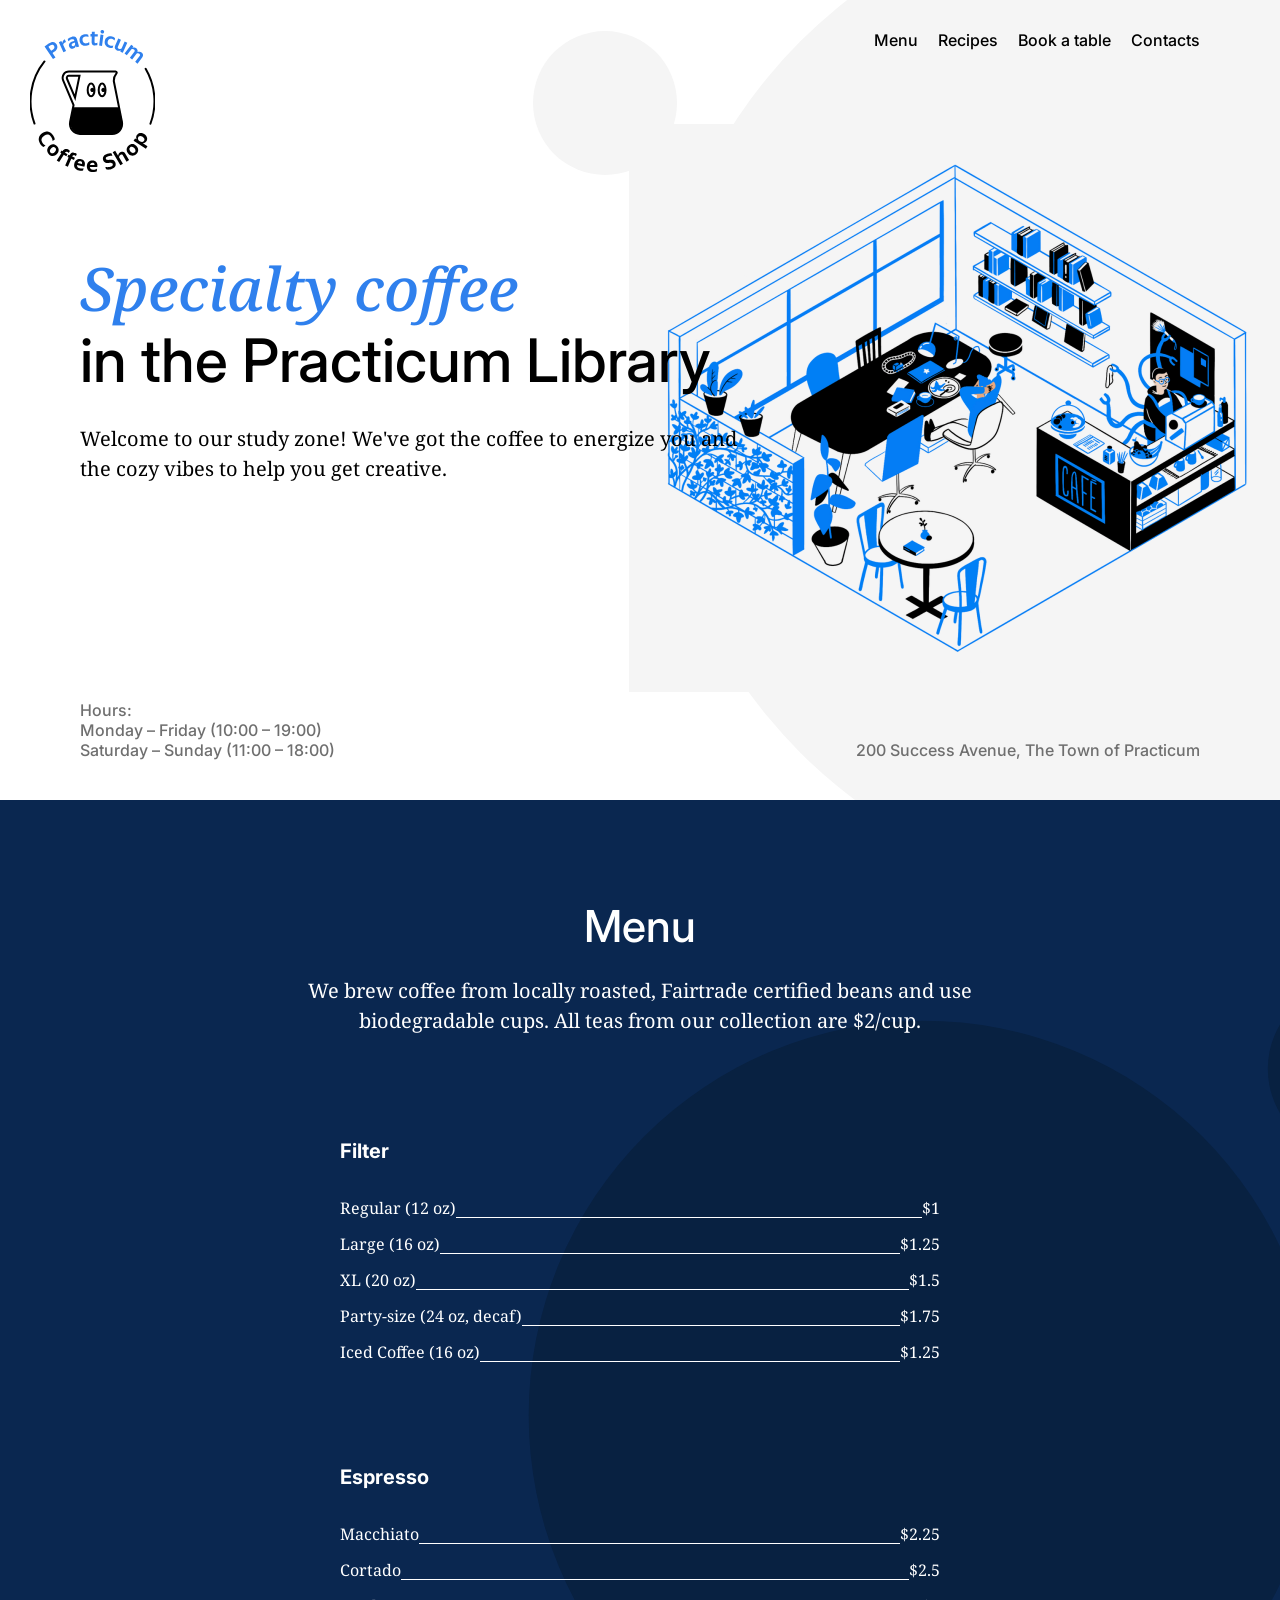
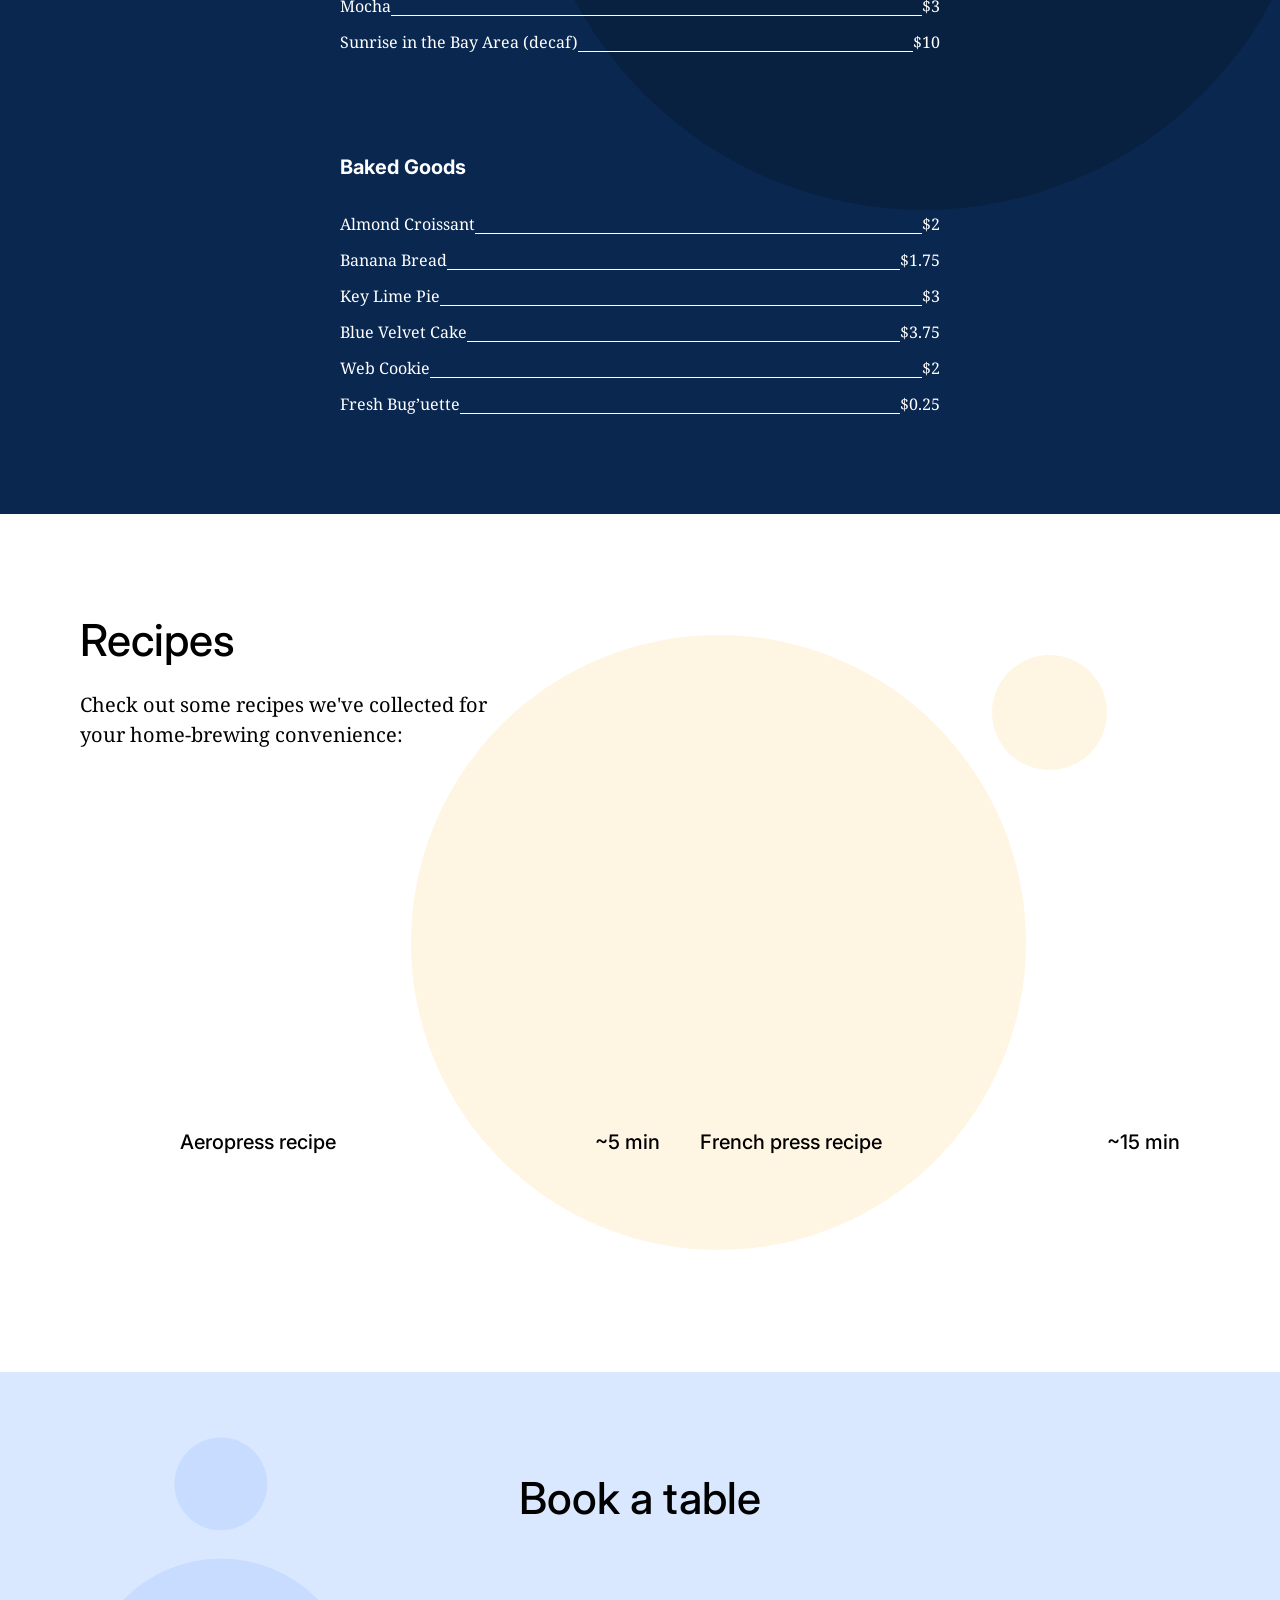
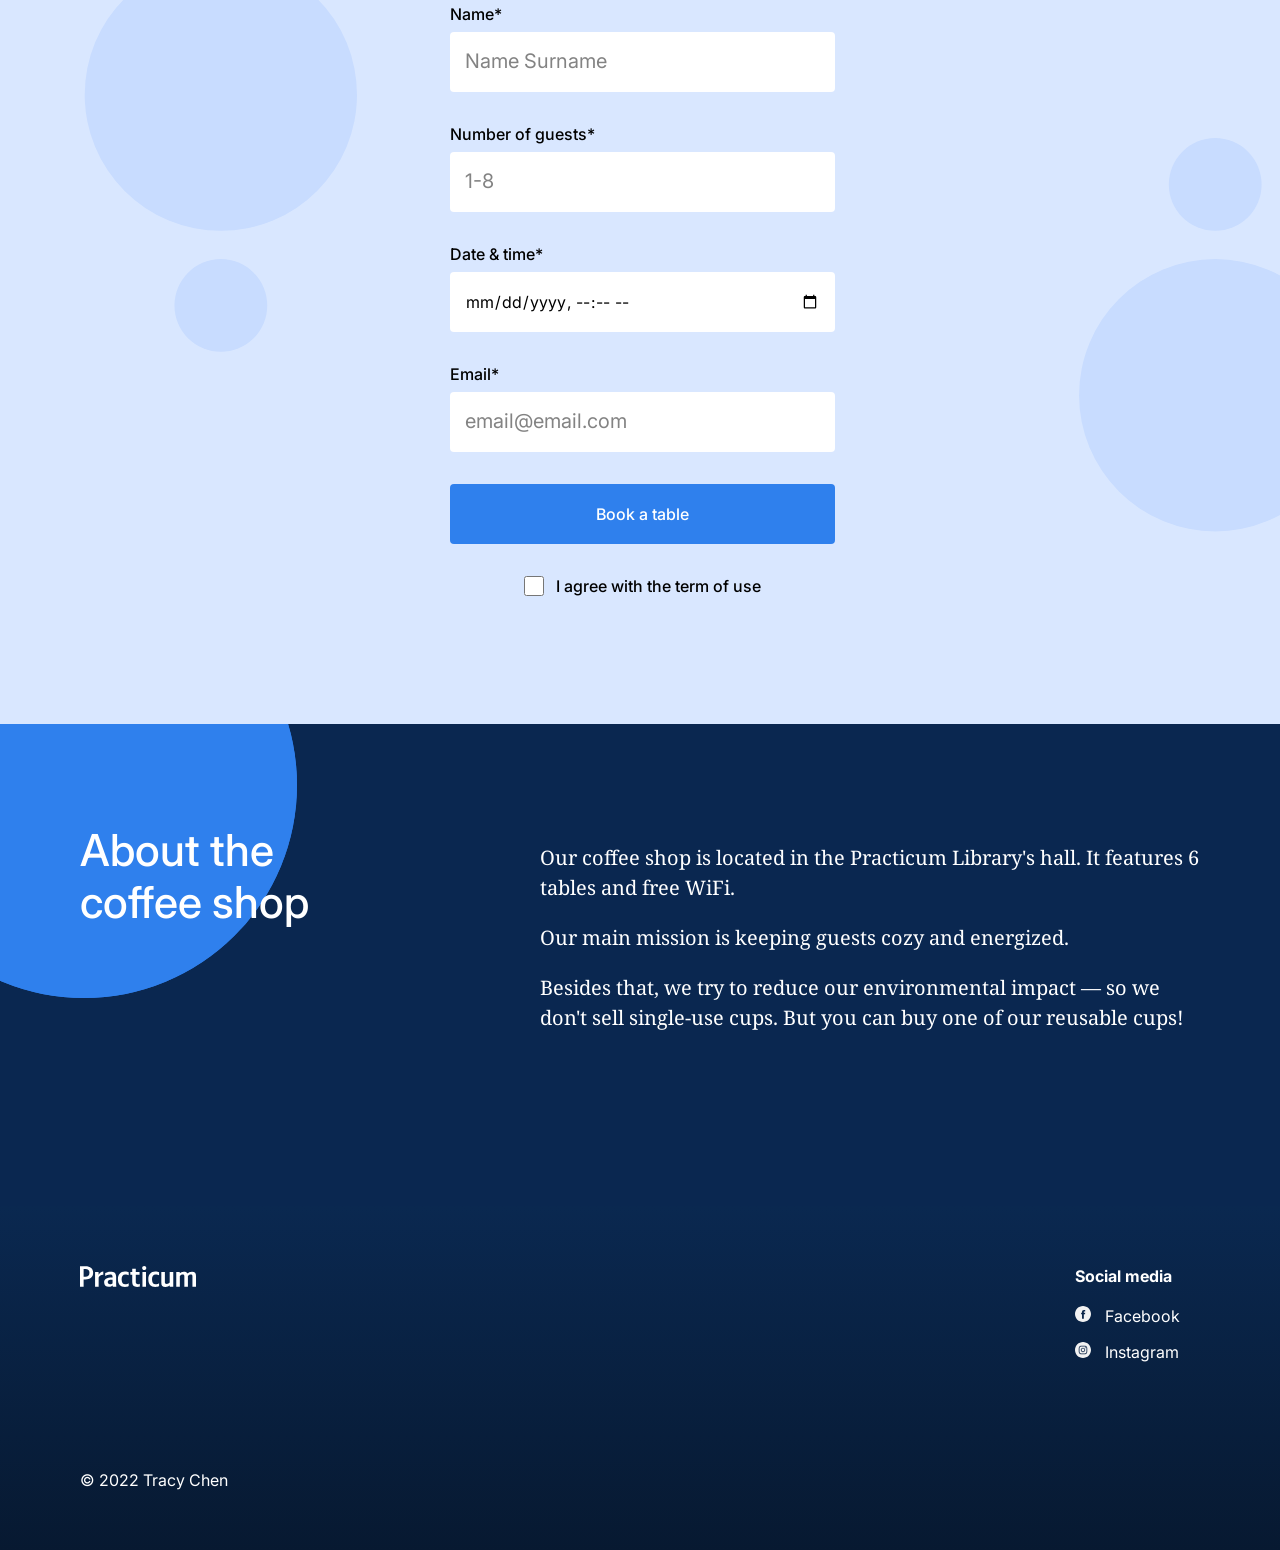
<file: index.html>
<!DOCTYPE html>
<html lang="en">
    <head>
        <meta charset="UTF-8">
        <meta name="viewport" content="width=device-width, initial-scale=1.0">
        <meta name="description" content="">
        <meta name="author" content="Tracy Chen">
        <meta name="keywords" content="Coffee, Buy, Recipes, Menu, Booking">
        <title>Practicum Coffee Shop</title>
        <link rel="stylesheet" href="./pages/index.css">
        <link rel="favicon" href="./favicon.ico">
        <link rel="preconnect" href="https://fonts.googleapis.com"> 
        <link rel="preconnect" href="https://fonts.gstatic.com" crossorigin> 
        <link rel="stylesheet" href="https://fonts.googleapis.com/css2?family=Inter&display=swap">
        <link rel="stylesheet" href="https://fonts.googleapis.com/css2?family=Inter:wght@400;500&display=swap">
        <link rel="stylesheet" href="https://fonts.googleapis.com/css2?family=Inter:wght@400;500;700&display=swap">
        <link rel="stylesheet" href="https://fonts.googleapis.com/css2?family=Inter:wght@400;500;700&family=Noto+Serif&display=swap">
    </head>

    <body>
        <div class="page">
            <header class="header">
                <img
                  src="./images/logo_coffee_shop.svg"
                  alt="Practicum Coffee Shop Logo"
                  class="logo"
                >
                <nav class="nav">
                    <ul class="nav__links">
                        <li>
                            <a class="nav__link" href="#menu-section">Menu</a>
                        </li>
                        <li>
                            <a class="nav__link" href="#recipes-section">Recipes</a>
                        </li>
                        <li>
                            <a class="nav__link" href="#booking-section">Book a table</a>
                        </li>
                        <li>
                            <a class="nav__link" href="#contacts-section">Contacts</a>
                        </li>
                    </ul>
                </nav>
                <h1 class="header__title">
                    <span class="header__span-accent">Specialty coffee</span>
                    in the Practicum Library
                </h1>
                <p class="header__description">Welcome to our study zone! We've got the coffee to energize you and the cozy vibes to help you get creative.
                </p>
                <img
                  src="./images/inside_coffee_shop.png"
                  alt="Illustration 'Inside Coffee Shop'"
                  class="header__image"
                >
                <div class="header__paragraphs">
                    <ul class="header__paragraph header__paragraph_content_hours">
                        <li>Hours:</li>
                        <li>Monday – Friday (10:00 – 19:00)</li>
                        <li>Saturday – Sunday (11:00 – 18:00)</li>
                    </ul>
                    <div class="header__paragraph header__paragraph_content_address">
                        <p class="header__address">
                            200 Success Avenue, The Town of Practicum
                        </p>
                    </div>
                </div>
            </header>

            <main class="content">
                <section class="menu" id="menu-section">
                    <h2 class="menu__title">
                        Menu
                    </h2>
                    <h3 class="menu__subtitle">
                        We brew coffee from locally roasted, Fairtrade certified beans and use biodegradable cups. 
                        All teas from our collection are $2/cup.
                    </h3>
                    <div class="menu__cards">
                        <div class="card">
                            <h4 class="card__title">Filter</h4>
                            <ul class="card__list">
                                <li class="card__list-item">Regular (12 oz)<span class="card__list-divider"></span>$1</li>
                                <li class="card__list-item">Large (16 oz) <span class="card__list-divider"></span>$1.25</li>
                                <li class="card__list-item">XL (20 oz) <span class="card__list-divider"></span>$1.5</li>
                                <li class="card__list-item">Party-size (24 oz, decaf) <span class="card__list-divider"></span>$1.75</li>
                                <li class="card__list-item">Iced Coffee (16 oz) <span class="card__list-divider"></span>$1.25</li>
                            </ul>
                        </div>
                        <div class="card">
                            <div class="card__title">Espresso</div>
                            <ul class="card__list">
                                <li class="card__list-item">Macchiato <span class="card__list-divider"></span>$2.25</li>
                                <li class="card__list-item">Cortado <span class="card__list-divider"></span>$2.5</li>
                                <li class="card__list-item">Mocha <span class="card__list-divider"></span>$3</li>
                                <li class="card__list-item">Sunrise in the Bay Area (decaf) <span class="card__list-divider"></span>$10</li>
                            </ul>
                        </div>
                        <div class="card">
                            <div class="card__title">Baked Goods</div>
                            <ul class="card__list">
                                <li class="card__list-item">Almond Croissant <span class="card__list-divider"></span>$2</li>
                                <li class="card__list-item">Banana Bread <span class="card__list-divider"></span>$1.75</li>
                                <li class="card__list-item">Key Lime Pie <span class="card__list-divider"></span>$3</li>
                                <li class="card__list-item">Blue Velvet Cake <span class="card__list-divider"></span>$3.75</li>
                                <li class="card__list-item">Web Cookie <span class="card__list-divider"></span>$2</li>
                                <li class="card__list-item">Fresh Bug’uette <span class="card__list-divider"></span>$0.25</li>
                            </ul>
                        </div>
                    </div>
                </section>

                <section class="recipes" id="recipes-section">
                    <h2 class="recipes__title">
                        Recipes
                    </h2>
                    <h3 class="recipes__subtitle">
                        Check out some recipes we've collected for your home-brewing convenience:
                    </h3>
                    <div class="recipes__videos">
                        <div class="recipes__iframe">
                            <iframe class="recipes__video" src="https://www.youtube.com/embed/j6VlT_jUVPc" title="YouTube video player" allow="accelerometer; autoplay; clipboard-write; encrypted-media; gyroscope; picture-in-picture" allowfullscreen></iframe> 
                            <h3 class="recipes__video-caption">
                                <span>Aeropress recipe</span>
                                <span>~5 min</span>
                            </h3>
                        </div>
                        <div class="recipes__iframe">
                            <iframe class="recipes__video" src="https://www.youtube.com/embed/st571DYYTR8" title="YouTube video player" allow="accelerometer; autoplay; clipboard-write; encrypted-media; gyroscope; picture-in-picture" allowfullscreen></iframe>
                            <h3 class="recipes__video-caption">
                                <span>French press recipe</span>
                                <span>~15 min</span>
                            </h3>
                        </div>
                    </div>
                </section>

                <section class="reservation" id="booking-section">
                    <h2 class="reservation__title">
                        Book a table
                    </h2>
                    <form class="form reservation__form">
                        <fieldset class="form__fieldset">
                            <label for="name" class="form__label">Name*</label>
                            <input 
                            type="text" 
                            class="form__input"
                            placeholder="Name Surname"
                            id="name"
                            required
                            >
                            <label for="number-of-guests" class="form__label">Number of guests*</label>
                            <input
                            type="number" 
                            class="form__input"
                            placeholder="1-8"
                            id="number-of-guests"
                            min="1"
                            max="8"
                            required
                            >
                            <label for="datetime" class="form__label">Date & time*</label>
                            <input 
                            type="datetime-local" 
                            class="form__input"
                            id="datetime" 
                            required
                            >
                            <label for="email" class="form__label">Email*</label>
                            <input 
                            type="email" 
                            class="form__input"
                            placeholder="email@email.com"
                            id="email" 
                            required
                            >
                            <button 
                            type="submit" class="form__button">Book a table</button>
                        </fieldset>
                        <fieldset class="form__fieldset form__fieldset_alignment_center">
                            <input 
                            type="checkbox"
                            class="form__checkbox"
                            name="agree-to-t&c"
                            id="agree-to-t&c"
                            >
                            <label for="agree-to-t&c" class="form__label form__label_checkbox_heavy"> I agree with the term of use</label>
                        </fieldset>
                    </form>
                </section>

                <section class="about" id="contacts-section">
                    <h2 class="about__title">
                        About the coffee shop
                    </h2>
                    <div class="about__content">
                        <p class="about__paragraph">
                            Our coffee shop is located in the Practicum Library's hall. It features 6 tables and free WiFi.
                        </p>
                        <p class="about__paragraph">
                            Our main mission is keeping guests cozy and energized.
                        </p>
                        <p class="about__paragraph">
                            Besides that, we try to reduce our environmental impact — so we don't sell single-use cups. But you can buy one of our reusable cups!
                        </p>
                    </div>
                    <div class="about__circle"></div>
                    <div class="about__circle about__circle_animation_blurred"></div>
                </section>
            </main>
            <footer class="footer">
                <div class="footer__content">
                    <div class="footer__columns">
                        <div class="footer__column">
                            <img
                              src="./images/practicum_logo.svg"
                              alt="Practicum logo"
                              class="footer__logo"
                            >
                        </div>
                        <div class="footer__column footer__column_content_social">
                          <h4 class="footer__column-heading">Social media</h4>
                          <ul class="footer__list">
                            <li class="footer__list-item">
                              <a class="footer__column-link" href="#">
                                <img
                                  src="./images/facebook_white.svg"
                                  alt="Facebook logo"
                                  class="footer__social-icon"
                                >
                                Facebook
                              </a>
                            </li>
                            <li class="footer__list-item">
                              <a class="footer__column-link" href="#">
                                <img
                                  src="./images/instagram_white.svg"
                                  alt="Instagram logo"
                                  class="footer__social-icon"
                                >
                                Instagram
                              </a>
                            </li>
                          </ul>
                        </div>
                      </div>
                    <p class="footer__copyright">© 2022 Tracy Chen</p>
                </div>
            </footer>
        </div>
    </body>
</html>
</file>
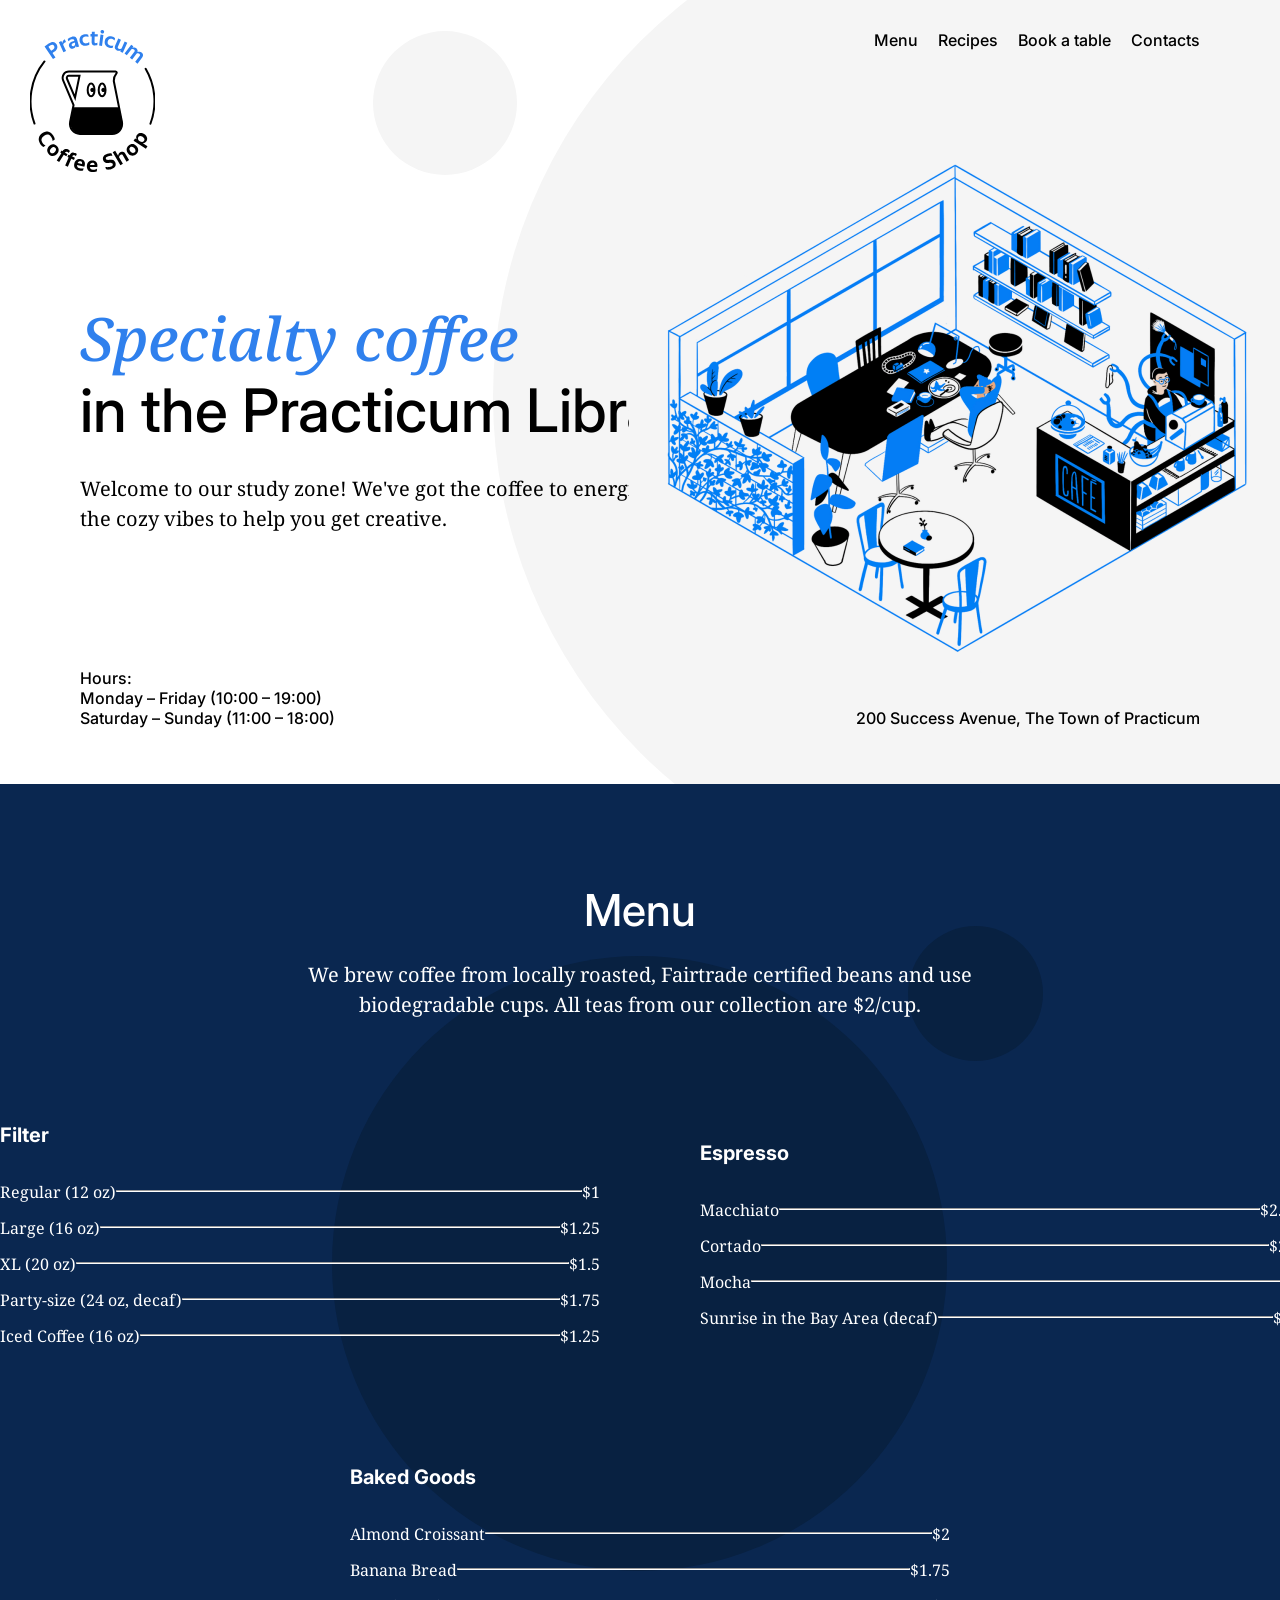
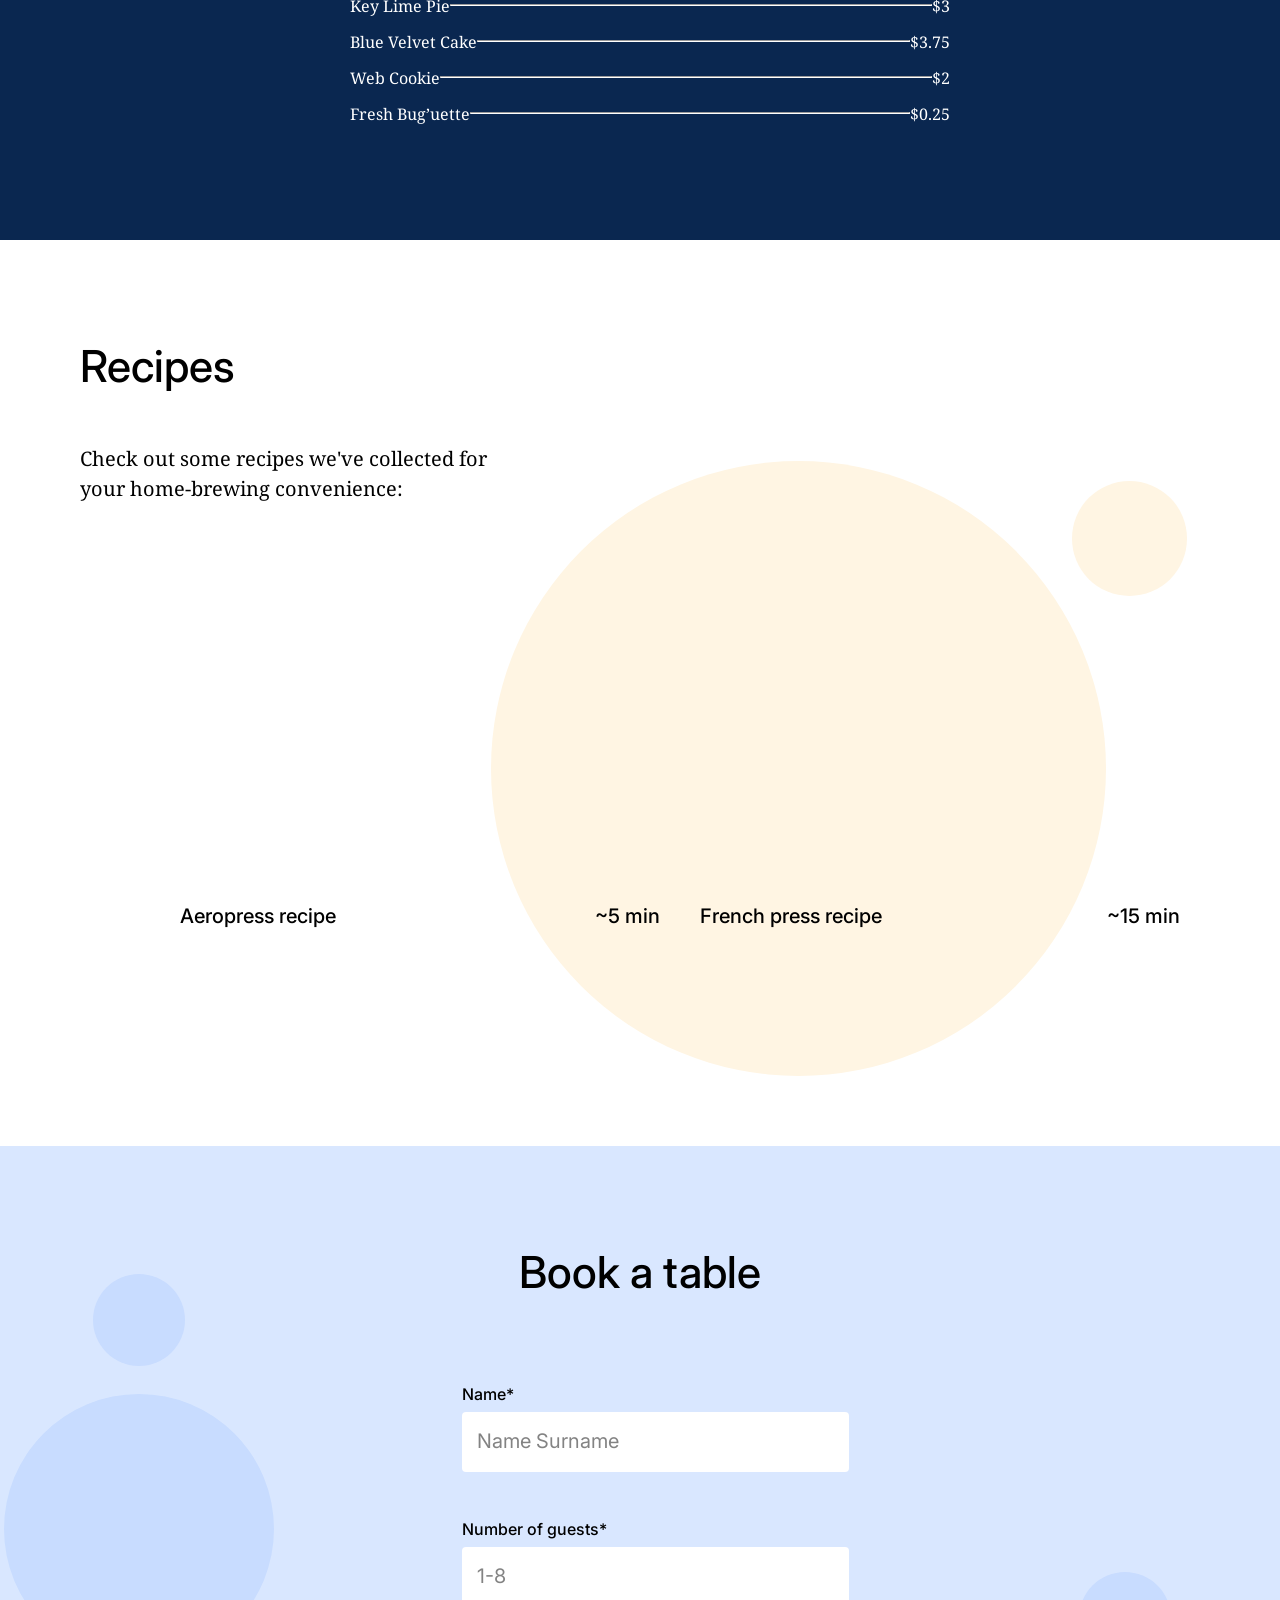
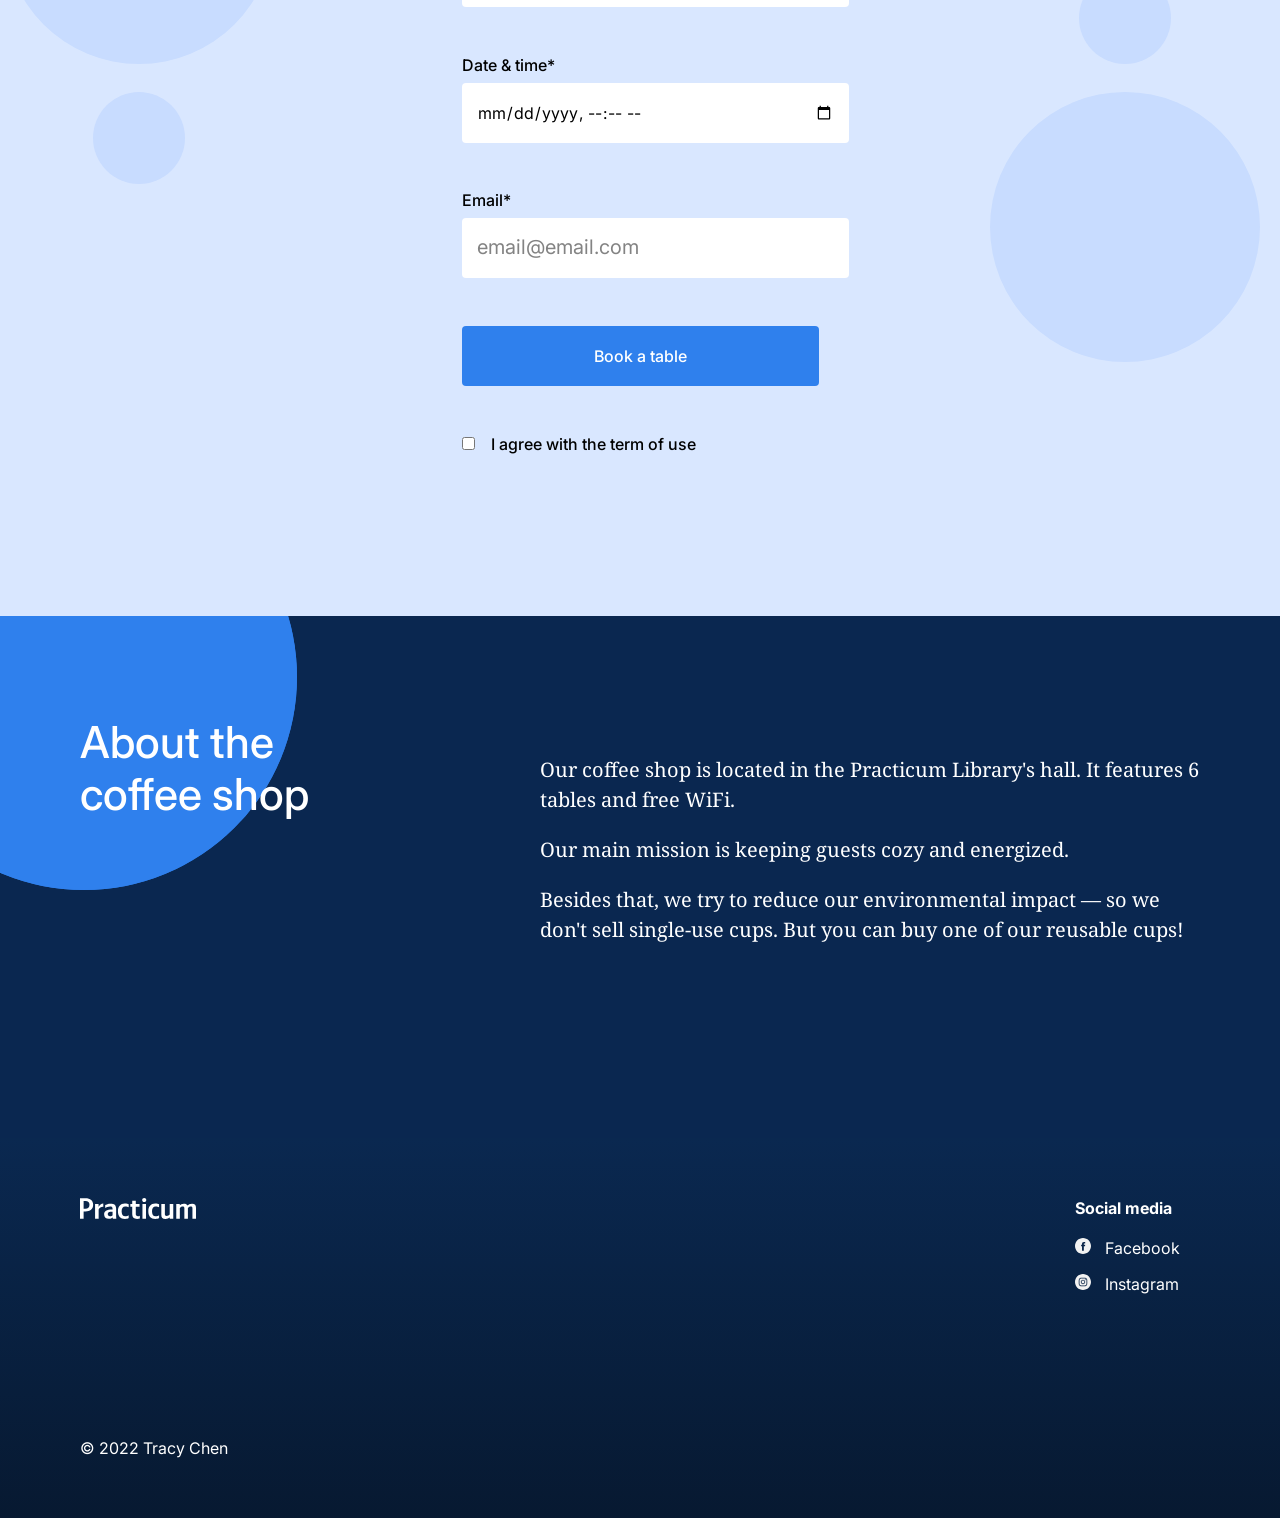
<file: web_project_2/index.html>
<!DOCTYPE html>
<html lang="en">
    <head>
        <meta charset="UTF-8">
        <meta name="viewport" content="width=device-width, initial-scale=1.0">
        <meta name="description" content="">
        <meta name="author" content="Tracy Chen">
        <meta name="keywords" content="Coffee, Buy, Recipes, Menu, Booking">
        <title>Practicum Coffee Shop</title>
        <link rel="stylesheet" href="./pages/index.css">
        <link rel="stylesheet" href="./pages/normalize.css">
        <link rel="favicon" href="./favicon.ico">
        <link rel="preconnect" href="https://fonts.googleapis.com"> 
        <link rel="preconnect" href="https://fonts.gstatic.com" crossorigin> 
        <link rel="stylesheet" href="https://fonts.googleapis.com/css2?family=Inter&display=swap">
        <link rel="stylesheet" href="https://fonts.googleapis.com/css2?family=Inter:wght@400;500&display=swap">
        <link rel="stylesheet" href="https://fonts.googleapis.com/css2?family=Inter:wght@400;500;700&display=swap">
        <link rel="stylesheet" href="https://fonts.googleapis.com/css2?family=Inter:wght@400;500;700&family=Noto+Serif&display=swap">
    </head>

    <body>
        <div class="page">
            <header class="header">
                <img
                  src="./images/logo_coffee_shop.svg"
                  alt="Practicum Coffee Shop Logo"
                  class="logo"
                >
                <nav class="nav">
                    <ul class="nav__links">
                        <li>
                            <a class="nav__link" href="#menu-section">Menu</a>
                        </li>
                        <li>
                            <a class="nav__link" href="#recipes-section">Recipes</a>
                        </li>
                        <li>
                            <a class="nav__link" href="#booking-section">Book a table</a>
                        </li>
                        <li>
                            <a class="nav__link" href="#contacts-section">Contacts</a>
                        </li>
                    </ul>
                </nav>
                
                <h1 class="header__title">
                    <span class="header__span-accent">Specialty coffee</span>
                    in the Practicum Library
                </h1>
                <img
                  src="./images/background_header.svg"
                  alt="Background image"
                  class="header__background-image"
                >
                <img
                  src="./images/inside_coffee_shop.png"
                  alt="Illustration 'Inside Coffee Shop'"
                  class="header__image"
                >
                <p class="header__description">Welcome to our study zone! We've got the coffee to energize you and 
                    <br>the cozy vibes to help you get creative.
                </p>
                <div class="header__paragraphs">
                    <div class="header__paragraph header__paragraph_content_hours">
                        <p>
                            Hours:<br>
                            Monday – Friday (10:00 – 19:00)<br>
                            Saturday – Sunday (11:00 – 18:00)<br>
                        </p>
                    </div>
                    <div class="header__paragraph header__paragraph_content_address">
                        <p>
                            200 Success Avenue, The Town of Practicum
                        </p>
                    </div>
                </div>
            </header>

            <main class="content">
                <section class="menu" id="menu-section">
                    <img
                      src="./images/background_menu.svg"
                      alt="Menu Background Image"
                      class="menu__background-image"
                    >
                    <div class="menu__title">
                        Menu
                    </div>
                    <div class="menu__subtitle">
                        We brew coffee from locally roasted, Fairtrade certified beans and use biodegradable cups. 
                        All teas from our collection are $2/cup.
                    </div>
                    <div class="menu__cards">
                        <div class="card">
                            <div class="card__title">Filter</div>
                            <li class="card__list-item">Regular (12 oz)<hr class="card__list-divider">$1</li>
                            <li class="card__list-item">Large (16 oz) <hr class="card__list-divider"> $1.25</li>
                            <li class="card__list-item">XL (20 oz) <hr class="card__list-divider"> $1.5</li>
                            <li class="card__list-item">Party-size (24 oz, decaf) <hr class="card__list-divider"> $1.75</li>
                            <li class="card__list-item">Iced Coffee (16 oz) <hr class="card__list-divider"> $1.25</li>
                        </div>
                        <div class="card">
                            <div class="card__title">Espresso</div>
                            <li class="card__list-item">Macchiato <hr class="card__list-divider"> $2.25</li>
                            <li class="card__list-item">Cortado <hr class="card__list-divider"> $2.5</dliiv>
                            <li class="card__list-item">Mocha <hr class="card__list-divider"> $3</li>
                            <li class="card__list-item">Sunrise in the Bay Area (decaf) <hr class="card__list-divider"> $10</li>
                        </div>
                        <div class="card">
                            <div class="card__title">Baked Goods</div>
                            <li class="card__list-item">Almond Croissant <hr class="card__list-divider"> $2</li>
                            <li class="card__list-item">Banana Bread <hr class="card__list-divider"> $1.75</li>
                            <li class="card__list-item">Key Lime Pie <hr class="card__list-divider"> $3</li>
                            <li class="card__list-item">Blue Velvet Cake <hr class="card__list-divider"> $3.75</li>
                            <li class="card__list-item">Web Cookie <hr class="card__list-divider"> $2</li>
                            <li class="card__list-item">Fresh Bug’uette <hr class="card__list-divider"> $0.25</li>
                        </div>
                    </div>
                </section>

                <section class="recipes" id="recipes-section">
                    <img
                      src="./images/background_recipes.svg"
                      alt="Recipes Background Image"
                      class="recipes__background-image"
                    >
                    <div class="recipes__title">
                        Recipes
                    </div>
                    <div class="recipes__subtitle">
                        Check out some recipes we've collected for <br>your home-brewing convenience:
                    </div>
                    <div class="recipes__videos">
                        <div class="recipes__iframe">
                            <iframe width="480" height="273" src="https://www.youtube.com/embed/j6VlT_jUVPc" title="YouTube video player" frameborder="0" allow="accelerometer; autoplay; clipboard-write; encrypted-media; gyroscope; picture-in-picture" allowfullscreen></iframe> 
                            <h3 class="recipes__video-caption">
                                <span>Aeropress recipe</span>
                                <span>~5 min</span>
                            </h3>
                        </div>
                        <div class="recipes__iframe">
                            <iframe width="480" height="273" src="https://www.youtube.com/embed/st571DYYTR8" title="YouTube video player" frameborder="0" allow="accelerometer; autoplay; clipboard-write; encrypted-media; gyroscope; picture-in-picture" allowfullscreen></iframe>
                            <h3 class="recipes__video-caption">
                                <span>French press recipe</span>
                                <span>~15 min</span>
                            </h3>
                        </div>
                    </div>
                </section>

                <section class="reservation" id="booking-section">
                    <img
                      src="./images/background_reservation.svg"
                      alt="Reservation Background Image"
                      class="reservation__background-image"
                    >
                    <h1 class="reservation__title">
                        Book a table
                    </h1>
                    <div class="reservation__form">
                        <form class="form">
                            <fieldset class="form__fieldset">
                                <label for="name" class="form__label">Name*</label>
                                <input 
                                type="text" 
                                class="form__input"
                                placeholder="Name Surname"
                                id="name"
                                required />
                            </fieldset>
                            <fieldset class="form__fieldset">
                                <label for="number-of-guests" class="form__label">Number of guests*</label>
                                <input
                                type="number" 
                                class="form__input"
                                placeholder="1-8"
                                id="number-of-guests"
                                min="1"
                                max="8"
                                required />
                            </fieldset>
                            <fieldset class="form__fieldset">
                                <label for="date-time" class="form__label">Date & time*</label>
                                <input 
                                type="datetime-local" 
                                class="form__input"
                                id="datetime" 
                                required />
                            </fieldset>    
                            <fieldset class="form__fieldset">
                                <label for="email" class="form__label">Email*</label>
                                <input 
                                type="email" 
                                class="form__input"
                                placeholder="email@email.com"
                                id="email" 
                                required />
                            </fieldset>   
                            <fieldset class="form__fieldset">
                                <button 
                                type="submit" class="form__button">Book a table</button>
                            </fieldset>
                            <fieldset class="form__fieldset">
                                <input 
                                type="checkbox"
                                class="form__checkbox"
                                name="agree-to-t&c"
                                id="agree-to-t&c"
                                />
                                <label for="agree-to-t&c" class="form__label">I agree with the term of use</label>
                            </fieldset>
                        </form>
                    </div>
                </section>

                <section class="about" id="contacts-section">
                    <h1 class="about__title">
                        About the coffee shop
                    </h1>
                    <div class="about__content">
                        <p class="about__paragraph">
                            Our coffee shop is located in the Practicum Library's hall. It features 6 tables and free WiFi.
                        </p>
                        <p class="about__paragraph">
                            Our main mission is keeping guests cozy and energized.
                        </p>
                        <p class="about__paragraph">
                            Besides that, we try to reduce our environmental impact — so we don't sell single-use cups. But you can buy one of our reusable cups!
                        </p>
                    </div>
                    <div class="about__circle"></div>
                    <div class="about__circle about__circle_animation_blurred"></div>
                </section>
            </main>
            <footer class="footer">
                <div class="footer__content">
                    <div class="footer__columns">
                        <div class="footer__column">
                            <img
                              src="./images/practicum_logo.svg"
                              alt="Practicum logo"
                              class="footer__logo"
                            >
                        </div>
                        <div class="footer__column footer__column_content_social">
                          <h4 class="footer__column-heading">Social media</h4>
                          <ul class="footer__list">
                            <li class="footer__list-item">
                              <a class="footer__column-link" href="#">
                                <img
                                  src="./images/facebook_white.svg"
                                  alt="Facebook logo"
                                  class="footer__social-icon"
                                >
                                Facebook
                              </a>
                            </li>
                            <li class="footer__list-item">
                              <a class="footer__column-link" href="#">
                                <img
                                  src="./images/instagram_white.svg"
                                  alt="Instagram logo"
                                  class="footer__social-icon"
                                >
                                Instagram
                              </a>
                            </li>
                          </ul>
                        </div>
                      </div>
                    <p class="footer__copyright">© 2022 Tracy Chen</p>
                </div>
            </footer>
        </div>
    </body>
</html>
</file>
<file: pages/index.css>
@import url("../vendor/normalize.css");
@import url("../blocks/pages.css");
@import url("../blocks/header.css");
@import url("../blocks/logo.css");
@import url("../blocks/nav.css");
@import url("../blocks/footer.css");
@import url("../blocks/menu.css");
@import url("../blocks/card.css");
@import url("../blocks/recipes.css");
@import url("../blocks/reservation.css");
@import url("../blocks/form.css");
@import url("../blocks/about.css");
</file>
<file: web_project_2/pages/index.css>
@import url("normalize.css");

.page {
    min-width: 1100px;
    max-width: 1600px;
    font-family: 'Inter', Arial, sans-serif;
    font-size: 16px;
    line-height: 20px;
    margin: auto;
}

.logo {
    width: 125px;
    height: 142px;
    position: absolute;
    margin-top: 0;
    margin-bottom: 0;
    top: 30px;
    left: 30px;
}

.nav {
    display: flex;
    justify-content: flex-end;
    align-items: center;
}

.nav__links {
    list-style: none;
    padding-left: 0;
    margin: 30px 80px 0px 0px;
    display: flex;
    align-items: center;
    column-gap: 20px;
}

.nav__link {
    color: #000000;
    text-decoration: none;
    font-family: 'Inter', Arial, sans-serif;
    font-weight: 500;
    font-size: 16px;
    line-height: 20px;
}

.nav__link:hover {
    color: #2F80ED;
}

.header__title {
    margin: 252px 0px 28px 80px;
    font-family: 'Inter', Arial, sans-serif;
    font-weight: 500;
    font-size: 60px;
    line-height: 72px;
    background: transparent;
}

.header__span-accent {
    display: block;
    color: #2F80ED;
    font-family: 'Noto Serif', Times, sans-serif;
    font-style: italic;
    font-size: 60px;
    line-height: 72px;
}

.header__description {
    font-family: 'Noto Serif', Times, sans-serif;
    font-size: 20px;
    line-height: 30px;
    margin: 0px 0px 0px 80px;
}

.header__background-image {
    position: absolute;
    top: 0px;
    right: 0px;
    z-index: -1;
}

.header__image {
    width: 646px;
    height: 568px;
    position: absolute;
    top: 124px;
    right: 5px;
}

.header__paragraphs {
    bottom: 40px;
    display: flex;
    flex: auto 0;
    min-height: 250px;
    justify-content: space-between;
}

.header__paragraph {
    font-family: 'Inter', Arial, sans-serif;
    font-weight: 500;
    font-size: 16px;
    line-height: 20px;
    margin-bottom: 40px;
    align-self: flex-end;
}

.header__paragraph_content_hours {
    margin-left: 80px;
    justify-content: flex-start;
}

.header__paragraph_content_address {
    margin-right: 80px;
    justify-content: flex-end;
}

.menu {
    background: #0a2750;
    display: flex;
    align-items: center;
    flex-direction: column;
    max-width: 1600px;
}

.menu__background-image, .recipes__background-image, .reservation__background-image {
    background-size: cover;
    position: absolute;
    z-index: 1;
}

.menu__title {
    font-family: 'Inter', Arial, sans-serif;
    font-weight: 500;
    font-size: 44px;
    line-height: 52px;
    color: #FFFFFF;
    max-width: 780px; 
    margin-top: 100px;
    margin-bottom: 0px;
    z-index: 2;
}

.menu__subtitle {
    font-family: 'Noto Serif', Times, sans-serif;
    font-size: 20px;
    line-height: 30px;
    color: #FFFFFF;
    max-width: 780px;
    margin-top: 24px;
    text-align: center;
    z-index: 2;
}

.menu__cards {
    z-index: 3;
    margin-top: 100px;
    margin-bottom: 100px;
    margin-left: auto;
    margin-right: auto;
    gap: 100px;
    display: flex;
    flex-wrap: wrap;
    padding: 0;
    justify-content: center;
    align-items: center;
    width: 1300px;
}

.card {
    max-width: 600px;
    width: 100%;
}

.card__title {
    font-family: 'Inter', Arial, sans-serif;
    font-weight: bold;
    font-size: 20px;
    line-height: 30px;
    color: #FFFFFF;
    margin-bottom: 32px;
}

.card__list-item {
    font-family: 'Noto Serif', Times, sans-serif;
    font-size: 16px;
    line-height: 20px;
    color: #FFFFFF;
    display: flex;
    margin-bottom: 16px;
    flex-grow: 1;
}

.card__list-divider {
    border-bottom: 1px solid #FFFFFF;
    flex-grow: 2;
}

.recipes {
    margin-left: 80px;
}

.recipes__title {
    max-width: 580px;
    margin-top: 100px;
    margin-bottom: 24px;
    font-family: 'Inter', Arial, sans-serif;
    font-weight: 500;
    font-size: 44px;
    line-height: 52px;
    height: 80px;
}

.recipes__subtitle {
    max-width: 438;
    margin-top: auto;
    margin-bottom: 80px;
    font-family: 'Noto Serif', Times, sans-serif;
    font-size: 20px;
    line-height: 30px;
    height: 80px;
}

.recipes__videos {
    display: flex;
    align-items: center;
    justify-content: center;
    gap: 40px;
    margin-bottom: 215px;
}

.recipes__iframe {
    display: flex;
    flex-direction: column;
    z-index: 4;
}

.recipes__video-caption {
    font-family: 'Inter', Arial, sans-serif;
    font-weight: 500;
    font-size: 20px;
    line-height: 30px;
    margin: 24px 0px 0px 0px;
    display: flex;
    justify-content: space-between;
}

.recipes__title, .recipes__subtitle, .recipes__videos, .recipes__video-caption {
    z-index: 3;
}

.recipes__background-image {
    background-size: cover;
}

.reservation {
    background: #D9E7FF;
    display: flex;
    justify-content: center;
    flex-direction: column;
    align-items: center;
}

.reservation__title {
    font-family: 'Inter', Arial, sans-serif;
    font-weight: 500;
    font-size: 44px;
    line-height: 52px;
    z-index: 2;
    margin-top: 100px;
    margin-bottom: 0px;
}

.reservation__form {
    z-index: 2;
    margin-top: 80px;
    margin-bottom: 120px;
    max-width: 385px;
    width: 100%;
}

.form__fieldset {
    margin-top: 0px;
    margin-bottom: 32px;
    border: none;
}

.form__label {
    margin-bottom: 8px;
    display: block;
    font-family: 'Inter', Arial, sans-serif;
    font-weight: 500;
    font-size: 16px;
    line-height: 20px;
}

.form__input, .form__button {
    border-radius: 4px;
    width: 100%;
    border: none;
    height: 60px;
    padding: 0px 15px 0px 15px;
}

input::-webkit-outer-spin-button,
input::-webkit-inner-spin-button {
  -webkit-appearance: none;
  margin: 0;
}

.form__button {
    background-color: #2F80ED;
    font-family: 'Inter', Arial, sans-serif;
    font-weight: 500;
    font-size: 16px;
    line-height: 20px;
    color: #FFFFFF;
}

.form__button:hover {
    opacity: 70%;
}

input::placeholder {
    font-family: 'Inter', Arial, sans-serif;;
    font-size: 20px;
    line-height: 30px;
    color: #838383;
}

.form__checkbox {
    border-radius: 2px;
    background-color: #2F80ED;
    background-image: url(/images/check.svg);
}

.form__label[for="agree-to-t&c"] {
    display: inline;
    margin-left: 12px;
    font-family: 'Inter', Arial, sans-serif;
    font-weight: 500;
    font-size: 16px;
    line-height: 20px;
}

.about {
    padding: 100px 80px;
    background-color: #0a2750;
    color: #fff;
    overflow: hidden;
    position: relative;
    box-sizing: border-box;
    display: flex;
    justify-content: space-between;
  }

.about__title {
    font-family: 'Inter', Arial, sans-serif;;
    font-size: 44px;
    font-weight: 500;
    line-height: 52px;
    color: #FFFFFF;
    max-width: 251px;
    width: 100%;
    z-index: 2;
    margin-top: 0px;
    margin-bottom: 0px;
}

.about__circle {
    background-color: #2f80ed;
    width: 426px;
    height: 426px;
    border-radius: 50%;
    position: absolute;
    top: -152px;
    left: -129px;
    z-index: 1;
  }

.about__content {
    margin: 19px 0px 73px 0px;
    max-width: 660px;
    width: 100%;
}

.about__paragraph {
    font-family: 'Noto Serif', Times, sans-serif;
    font-size: 20px;
    line-height: 30px;
    color: #FFFFFF;
}

@keyframes pulsate {
    0% {
        opacity: 0;
    }
    50% {
        opacity: 0.6;
    }
    100% {
        transform: scale(1.15);
    }
}

.about__circle_animation_blurred {
    animation-name: pulsate;
    animation-duration: 1.3s;
    animation-timing-function: ease-in-out;
    animation-iteration-count: infinite;
}

.footer {
    background: linear-gradient(180deg, #0A2850 0%, #071931 100%);
    padding: 60px 100px 60px 80px;
}
  
  .footer__columns {
    display: flex;
    color: white;
    min-height: 224px;
    align-items: flex-start;
    justify-content: space-between;
  }
  
  .footer__column {
    margin: 0;
    padding: 0;
  }
  
  .footer__column_content_social {
    margin-left: 100px;
  }
  
  .footer__logo {
    height: 21px;
    width: 116px;
  }
  
  .footer__list {
    /* The code below removes the default browser styles for lists */
    list-style-type: none;
    padding: 0;
    margin: 0;
  }
  
  .footer__list-item {
    margin-bottom: 16px;
  }
  
  .footer__column-heading {
    margin: auto;
    margin-bottom: 20px;
  }
  
  .footer__column-link {
    color: white;
    font-size: 16px;
    line-height: 20px;
    text-decoration: none;
  }
  
  .footer__column-link:hover {
    color: #c1c1c1;
  }
  
  .footer__social-icon {
    height: 16px;
    width: 16px;
    margin-right: 10px;
  }
  
  .footer__copyright {
    color: #fff;
    margin-bottom: auto;
  }

/* .footer {
    background: linear-gradient(180deg, #0A2850 0%, #071931 100%);
    padding: 60px 100px 60px 80px;
}

.footer__content {
    margin-top: 0px;
    margin-bottom: 108px;
}

.footer__list {
    margin-top: 20px;
    margin-bottom: 0px;
}

.footer__social-heading {
    font-family: 'Inter', Arial, sans-serif;;
    font-size: 16px;
    font-weight: bold;
    line-height: 20px;
    color: #FFFFFF;
}

.footer__list-item {
    list-style-type: none;
    font-family: 'Inter', Arial, sans-serif;;
    font-size: 16px;
    line-height: 20px;
    color: #FFFFFF;
    margin-top: auto;
    margin-bottom: 16px;
}

.footer__social-link {
    display: inline;
}

.footer__copyright {
    color: #FFFFFF;
    font-family: 'Inter', Arial, sans-serif;;
    font-size: 16px;
    line-height: 20px;
}

.footer__social-icon {
    margin-right: 10px;
    height: 16px;
    width: 16px;
} */
</file>
